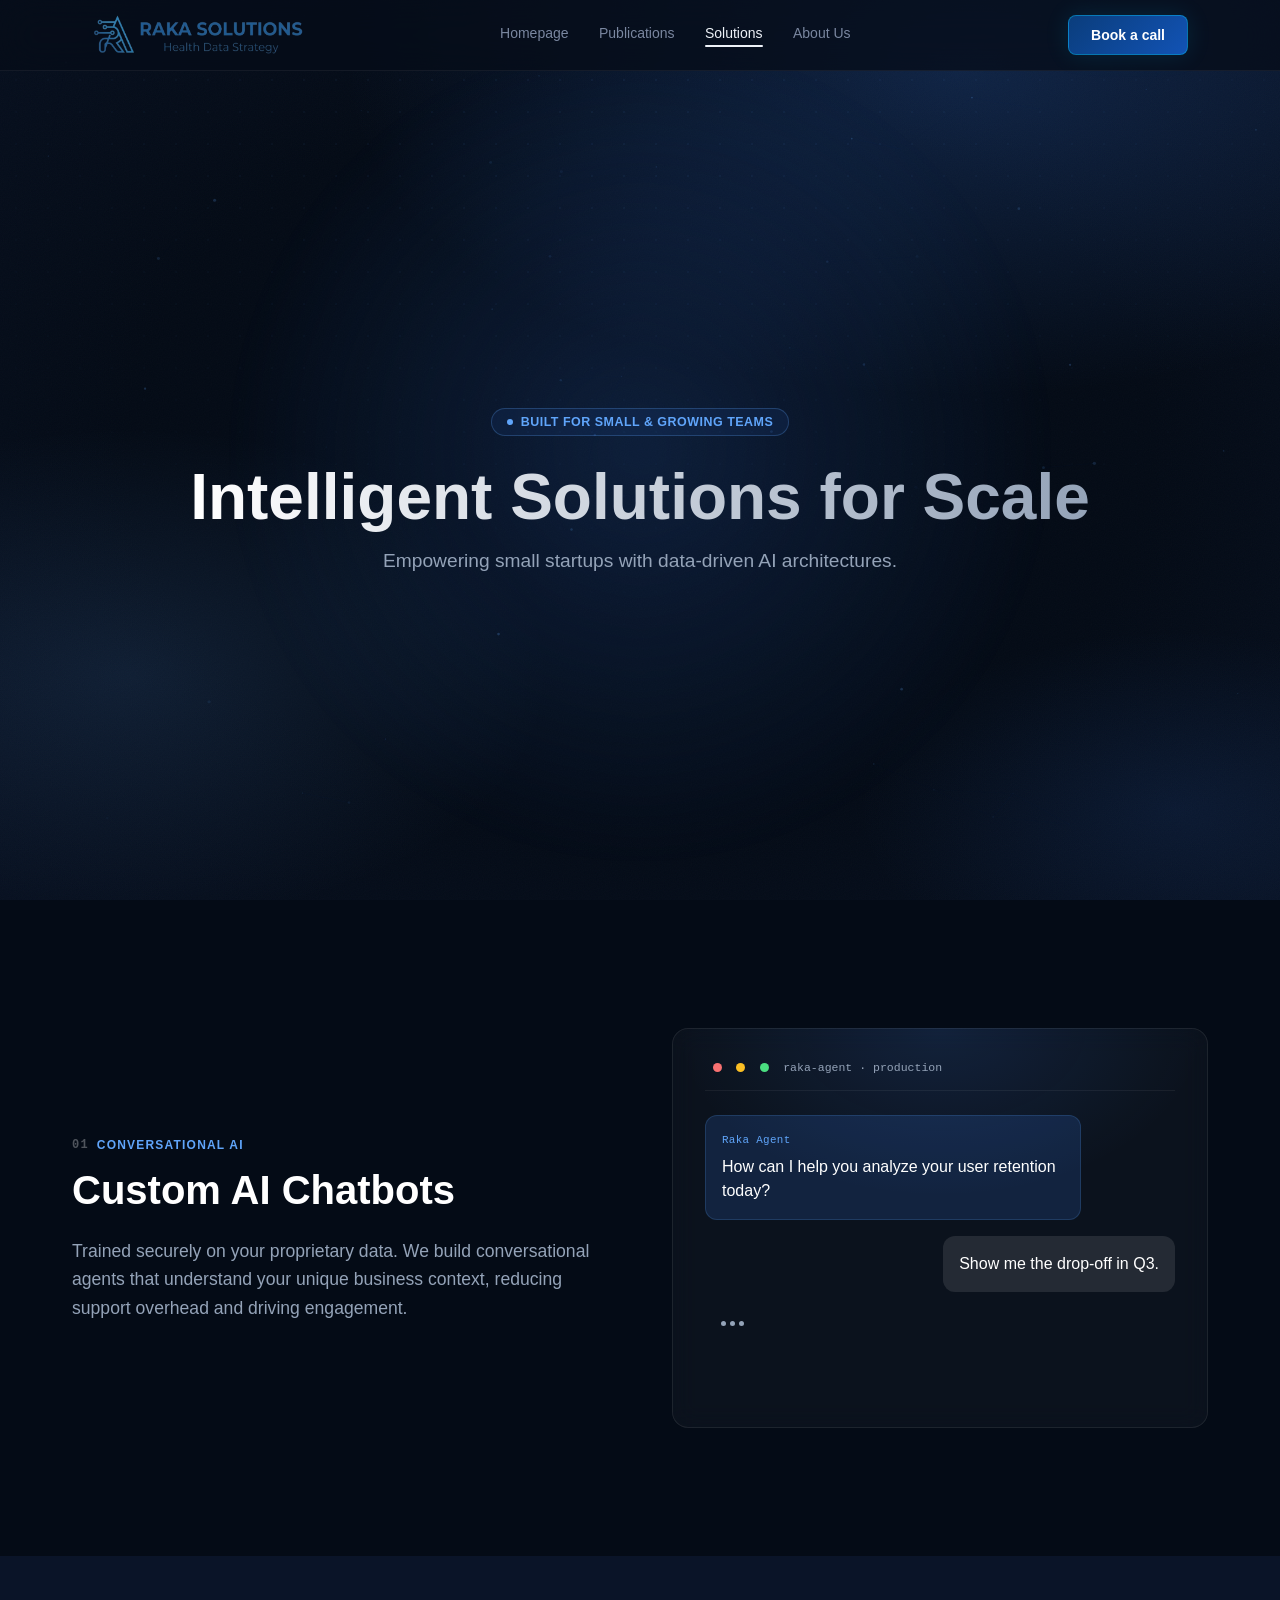
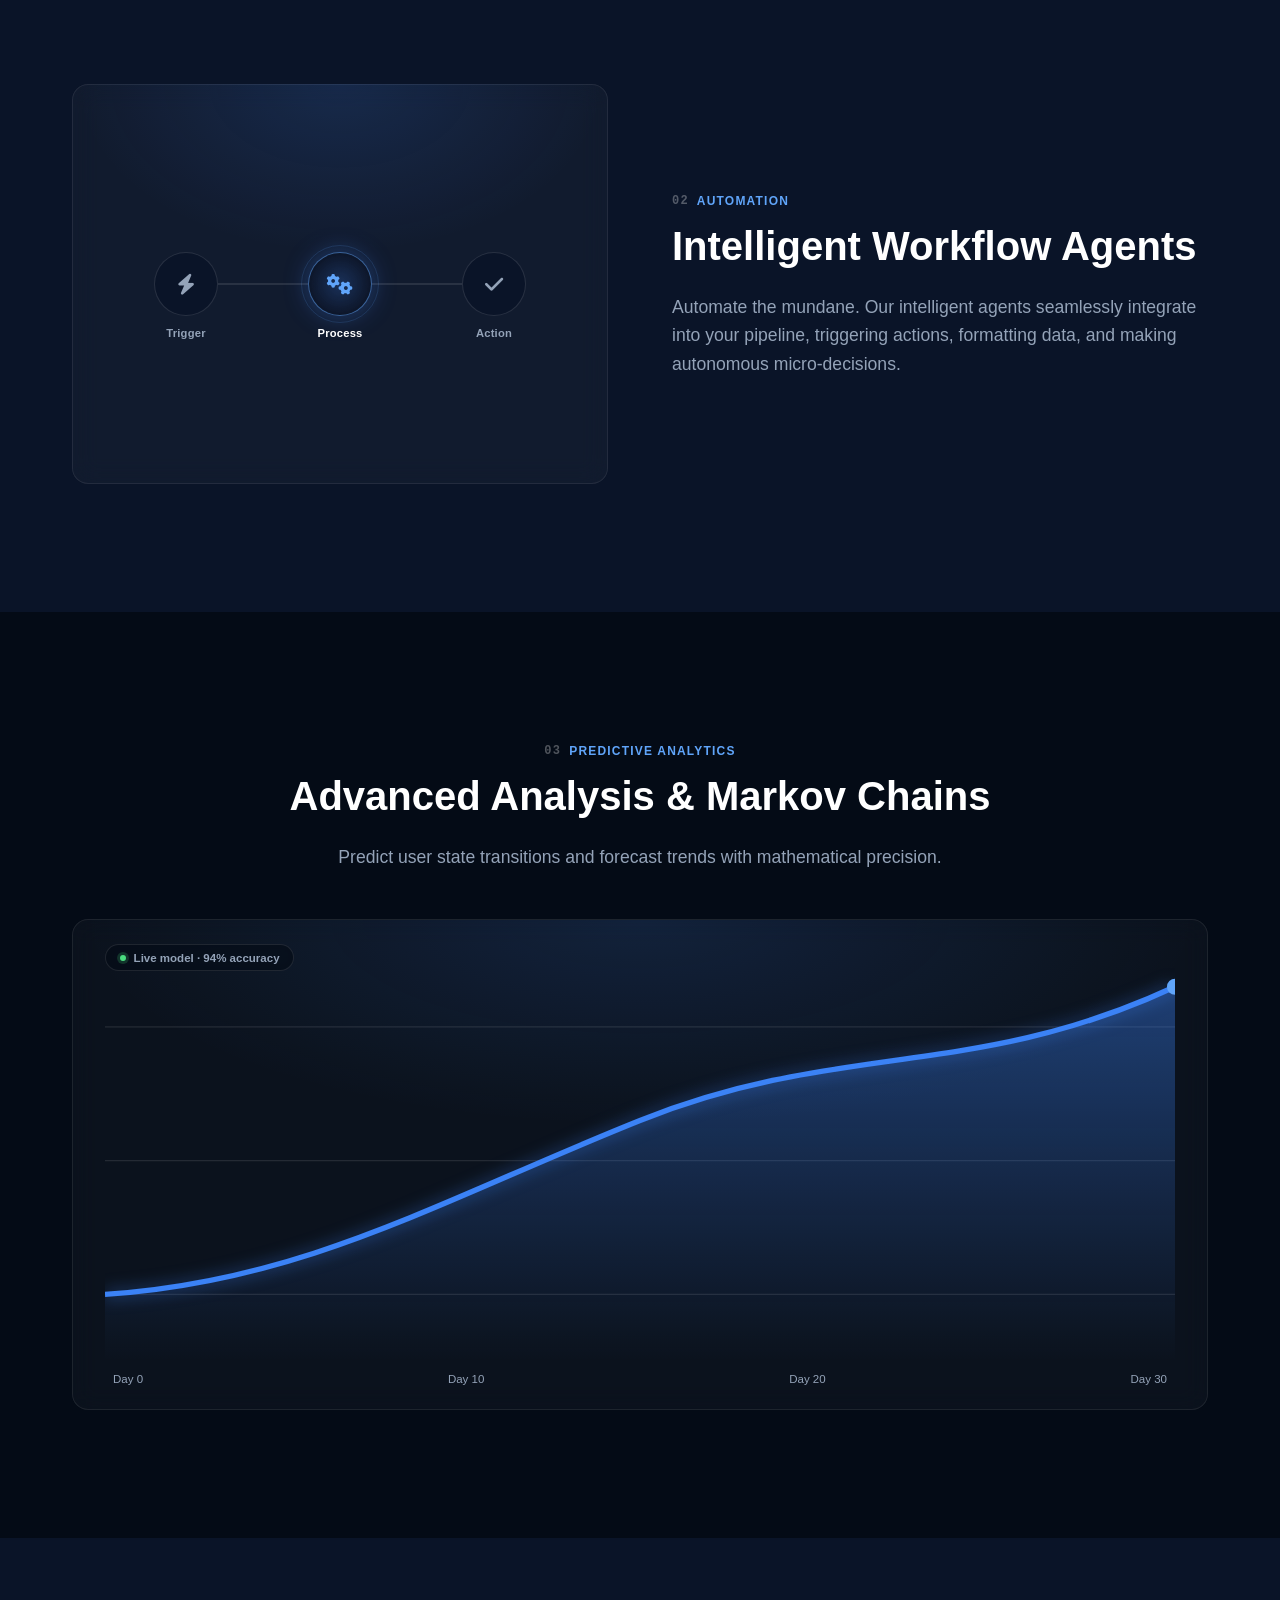
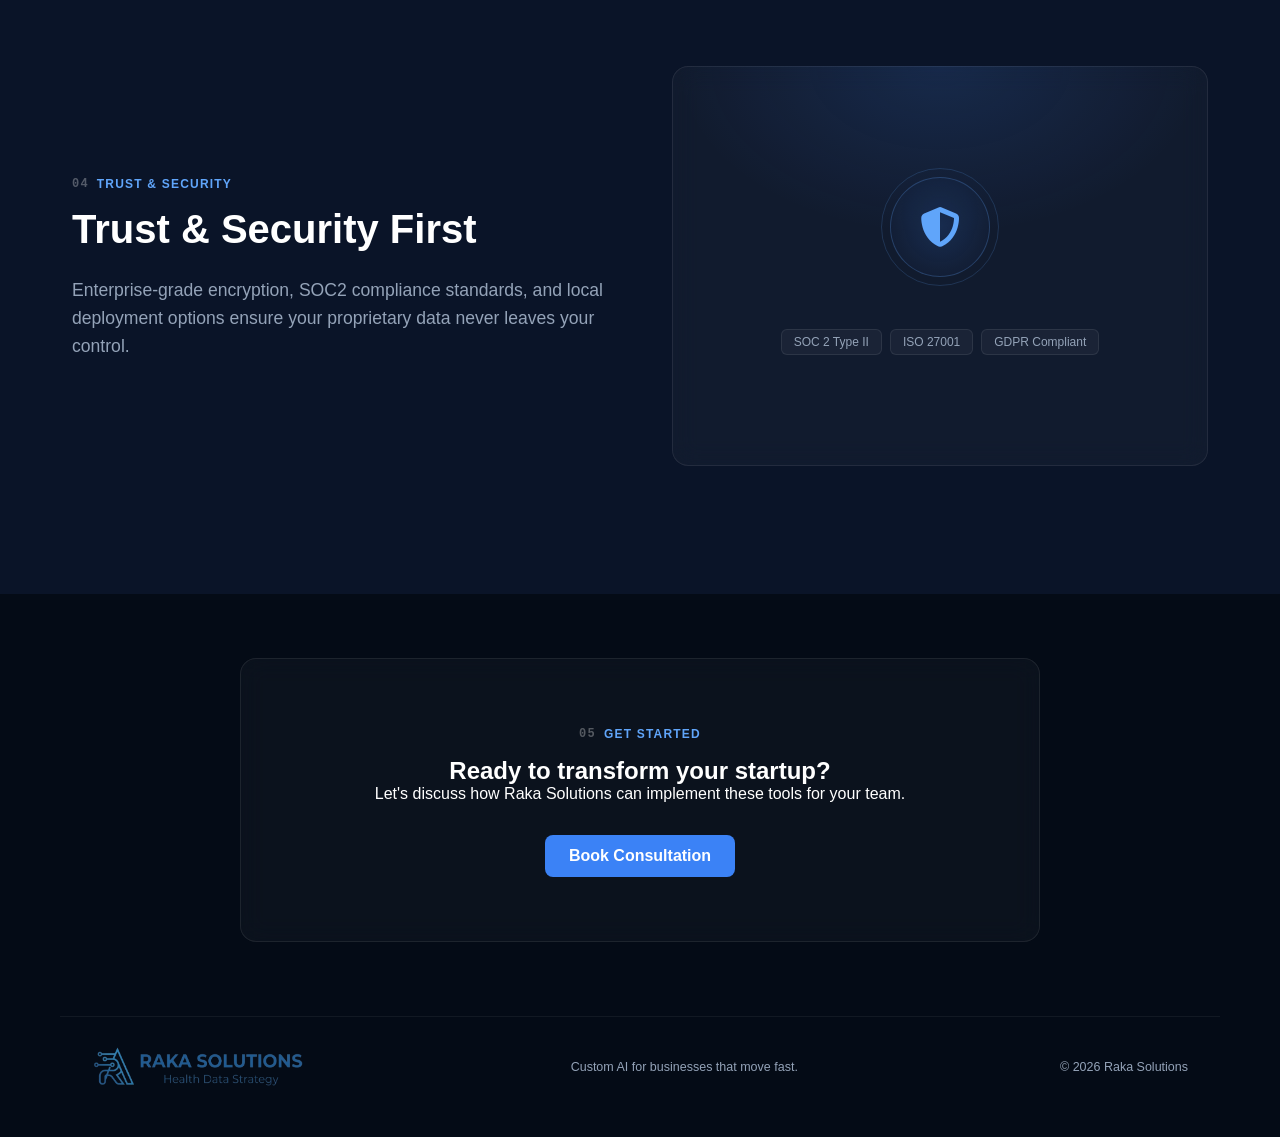
<file: solutions.html>
<!DOCTYPE html>
<html lang="en">
<head>
    <meta charset="UTF-8">
    <meta name="viewport" content="width=device-width, initial-scale=1.0">
    <title>Products & Solutions | Raka Solutions</title>
    <meta name="description" content="Custom AI chatbots, intelligent workflow agents, predictive analytics, and enterprise-grade security built for growing businesses.">

    <meta property="og:type" content="website">
    <meta property="og:url" content="https://kisaanr.github.io/solutions.html">
    <meta property="og:title" content="Products & Solutions | Raka Solutions">
    <meta property="og:description" content="Custom AI chatbots, intelligent workflow agents, predictive analytics, and enterprise-grade security for growing businesses.">
    <meta property="og:image" content="https://kisaanr.github.io/images/og-image.png">
    <meta name="twitter:card" content="summary_large_image">
    <meta name="twitter:title" content="Products & Solutions | Raka Solutions">
    <meta name="twitter:description" content="Custom AI chatbots, intelligent workflow agents, predictive analytics, and enterprise-grade security for growing businesses.">
    <meta name="twitter:image" content="https://kisaanr.github.io/images/og-image.png">

    <link rel="stylesheet" href="solutions.css">
    <link rel="stylesheet" href="https://cdnjs.cloudflare.com/ajax/libs/font-awesome/6.4.0/css/all.min.css">
</head>
<body>

    <div class="mesh-bg"></div>
    <canvas id="bg-canvas"></canvas>
    <div class="grain"></div>

    <header class="navbar" id="navbar">
      <div class="nav-container">
        <a href="home.html" class="logo"><img src="images/rakalogo-transparent.png" alt="Raka Solutions"></a>
        <nav class="nav-links">
          <a href="home.html">Homepage</a>
          <a href="publications.html">Publications</a>
          <div class="nav-item">
            <a href="solutions.html" class="active">Solutions</a>
            <div class="mega-menu">
              <div class="mega-menu-grid">
                <a class="mega-menu-item" href="#chatbots">
                  <span class="mega-menu-icon"><i class="fa-solid fa-comment-dots"></i></span>
                  <span class="mega-menu-text">
                    <strong>Custom AI Chatbots</strong>
                    <span>Trained on your data, handling support around the clock.</span>
                  </span>
                </a>
                <a class="mega-menu-item" href="#agents">
                  <span class="mega-menu-icon"><i class="fa-solid fa-diagram-project"></i></span>
                  <span class="mega-menu-text">
                    <strong>Intelligent Workflow Agents</strong>
                    <span>Automates the multi-step busywork behind the scenes.</span>
                  </span>
                </a>
                <a class="mega-menu-item" href="#analysis">
                  <span class="mega-menu-icon"><i class="fa-solid fa-chart-line"></i></span>
                  <span class="mega-menu-text">
                    <strong>Market & Operational Analytics</strong>
                    <span>Turns raw data into reports you can act on.</span>
                  </span>
                </a>
                <a class="mega-menu-item" href="#security">
                  <span class="mega-menu-icon"><i class="fa-solid fa-shield-halved"></i></span>
                  <span class="mega-menu-text">
                    <strong>Trust & Security</strong>
                    <span>Isolated deployments, audit logs, and compliance.</span>
                  </span>
                </a>
              </div>
              <div class="mega-menu-footer">
                <a href="solutions.html" class="mega-menu-cta">View all solutions →</a>
              </div>
            </div>
          </div>
          <a href="about.html">About Us</a>
        </nav>
        <a href="contact.html" class="btn-primary">Book a call</a>
        <button class="nav-toggle" id="navToggle" aria-label="Toggle menu" aria-expanded="false">
          <span></span><span></span><span></span>
        </button>
      </div>
    </header>

    <header class="hero">
        <div class="hero-glow"></div>
        <div class="hero-content scroll-fade">
            <span class="hero-eyebrow"><span class="dot"></span>Built for small & growing teams</span>
            <h1>Intelligent Solutions for Scale</h1>
            <p>Empowering small startups with data-driven AI architectures.</p>
        </div>
    </header>

    <section class="solution-section" id="chatbots">
        <div class="container auto-grid">
            <div class="text-content scroll-fade">
                <span class="section-eyebrow"><span class="idx">01</span> Conversational AI</span>
                <h2>Custom AI Chatbots</h2>
                <p>Trained securely on your proprietary data. We build conversational agents that understand your unique business context, reducing support overhead and driving engagement.</p>
            </div>
            <div class="visual-card glass scroll-fade">
                <div class="mock-chat">
                    <div class="mock-chat-bar">
                        <span class="mock-dot red"></span>
                        <span class="mock-dot yellow"></span>
                        <span class="mock-dot green"></span>
                        <span>raka-agent · production</span>
                    </div>
                    <div class="chat-bubble bot"><span class="agent-label">Raka Agent</span>How can I help you analyze your user retention today?</div>
                    <div class="chat-bubble user">Show me the drop-off in Q3.</div>
                    <div class="typing-row"><span></span><span></span><span></span></div>
                </div>
            </div>
        </div>
    </section>

    <section class="solution-section alt-bg" id="agents">
        <div class="container auto-grid reverse">
            <div class="visual-card glass scroll-fade">
                <div class="node-network">
                    <div class="node"><i class="fa-solid fa-bolt"></i><span class="node-label">Trigger</span></div>
                    <div class="line"></div>
                    <div class="node active"><i class="fa-solid fa-gears"></i><span class="node-label">Process</span></div>
                    <div class="line"></div>
                    <div class="node"><i class="fa-solid fa-check"></i><span class="node-label">Action</span></div>
                </div>
            </div>
            <div class="text-content scroll-fade">
                <span class="section-eyebrow"><span class="idx">02</span> Automation</span>
                <h2>Intelligent Workflow Agents</h2>
                <p>Automate the mundane. Our intelligent agents seamlessly integrate into your pipeline, triggering actions, formatting data, and making autonomous micro-decisions.</p>
            </div>
        </div>
    </section>

    <section class="solution-section" id="analysis">
        <div class="container">
            <div class="text-content text-center scroll-fade" style="margin-bottom: 3rem;">
                <span class="section-eyebrow" style="justify-content: center; width: 100%;"><span class="idx">03</span> Predictive Analytics</span>
                <h2>Advanced Analysis & Markov Chains</h2>
                <p>Predict user state transitions and forecast trends with mathematical precision.</p>
            </div>

            <div class="chart-container glass scroll-fade">
                <span class="chart-badge"><span class="dot"></span>Live model · 94% accuracy</span>
                <svg viewBox="0 0 800 300" preserveAspectRatio="none" class="animated-chart">
                    <line x1="0" y1="250" x2="800" y2="250" stroke="rgba(255,255,255,0.1)" />
                    <line x1="0" y1="150" x2="800" y2="150" stroke="rgba(255,255,255,0.1)" />
                    <line x1="0" y1="50" x2="800" y2="50" stroke="rgba(255,255,255,0.1)" />

                    <path d="M 0 250 C 150 240, 250 180, 400 120 C 550 60, 650 90, 800 20"
                          fill="none"
                          stroke="#3B82F6"
                          stroke-width="4"
                          id="markov-line" />

                    <path d="M 0 250 C 150 240, 250 180, 400 120 C 550 60, 650 90, 800 20 L 800 300 L 0 300 Z"
                          fill="url(#chart-gradient)"
                          class="chart-fill" />

                    <circle cx="800" cy="20" r="6" fill="#60A5FA" class="chart-endpoint" />

                    <defs>
                        <linearGradient id="chart-gradient" x1="0" y1="0" x2="0" y2="1">
                            <stop offset="0%" stop-color="rgba(59, 130, 246, 0.4)" />
                            <stop offset="100%" stop-color="rgba(59, 130, 246, 0.0)" />
                        </linearGradient>
                    </defs>
                </svg>
                <div class="chart-axis-labels">
                    <span>Day 0</span>
                    <span>Day 10</span>
                    <span>Day 20</span>
                    <span>Day 30</span>
                </div>
            </div>
        </div>
    </section>

    <section class="solution-section alt-bg" id="security">
        <div class="container auto-grid">
            <div class="text-content scroll-fade">
                <span class="section-eyebrow"><span class="idx">04</span> Trust &amp; Security</span>
                <h2>Trust & Security First</h2>
                <p>Enterprise-grade encryption, SOC2 compliance standards, and local deployment options ensure your proprietary data never leaves your control.</p>
            </div>
            <div class="visual-card glass scroll-fade flex-center" style="flex-direction: column; gap: 1.5rem;">
                <div class="shield-badge"><i class="fa-solid fa-shield-halved"></i></div>
                <div class="compliance-row">
                    <span class="compliance-chip">SOC 2 Type II</span>
                    <span class="compliance-chip">ISO 27001</span>
                    <span class="compliance-chip">GDPR Compliant</span>
                </div>
            </div>
        </div>
    </section>

    <section class="cta-section glass" id="contact">
        <div class="container text-center scroll-fade">
            <span class="section-eyebrow" style="justify-content: center; width: 100%;"><span class="idx">05</span> Get started</span>
            <h2>Ready to transform your startup?</h2>
            <p>Let's discuss how Raka Solutions can implement these tools for your team.</p>
            <a href="contact.html" class="btn-primary cta-button">Book Consultation</a>
        </div>
    </section>

    <footer class="site-footer">
      <div class="footer-row">
        <span class="logo"><img src="images/rakalogo-transparent.png" alt="Raka Solutions"></span>
        <span>Custom AI for businesses that move fast.</span>
        <span>&copy; 2026 Raka Solutions</span>
      </div>
    </footer>

    <script src="nav-toggle.js"></script>
    <script src="solutions.js"></script>
</body>
</html>
</file>
<file: solutions.css>
:root {
    --navy-bg: #040B16;      /* Deep, almost black navy */
    --navy-alt: #0A1428;     /* Slightly lighter navy for contrast */
    --navy-panel: #0D1527;   /* Card / panel surface */
    --accent-blue: #3B82F6;
    --accent-glow: #60A5FA;
    --text-main: #FFFFFF;
    --text-muted: #94A3B8;
}

* {
    margin: 0;
    padding: 0;
    box-sizing: border-box;
    font-family: -apple-system, BlinkMacSystemFont, "Segoe UI", Roboto, Helvetica, Arial, sans-serif;
}

html { scroll-behavior: smooth; }

body {
    background-color: var(--navy-bg);
    color: var(--text-main);
    overflow-x: hidden;
    position: relative;
}

/* ===== LAYERED ATMOSPHERIC BACKGROUND ===== */
.mesh-bg {
    position: fixed; inset: 0; z-index: 0; pointer-events: none;
    background:
        radial-gradient(ellipse 80% 60% at 75% 8%,  rgba(59,130,246,0.20) 0%, transparent 60%),
        radial-gradient(ellipse 60% 50% at 10% 75%,  rgba(96,165,250,0.12) 0%, transparent 55%),
        radial-gradient(ellipse 50% 40% at 92% 90%,  rgba(59,130,246,0.10) 0%, transparent 50%),
        radial-gradient(ellipse 100% 100% at 50% 50%, rgba(4,11,22,1) 40%, rgba(10,20,40,1) 100%);
}
.mesh-bg::after {
    content: ''; position: absolute; inset: 0;
    background-image: radial-gradient(rgba(96,165,250,0.22) 1px, transparent 1px);
    background-size: 32px 32px;
    mask-image: radial-gradient(ellipse 100% 100% at 50% 0%, black 0%, transparent 80%);
    opacity: 0.3;
}
#bg-canvas {
    position: fixed; inset: 0; z-index: 0; pointer-events: none; opacity: 0.6;
}
.grain {
    position: fixed; inset: 0; z-index: 1; pointer-events: none; opacity: 0.025;
    background-image: url("data:image/svg+xml,%3Csvg xmlns='http://www.w3.org/2000/svg' width='80' height='80'%3E%3Cfilter id='n'%3E%3CfeTurbulence type='fractalNoise' baseFrequency='0.85' numOctaves='2' stitchTiles='stitch'/%3E%3C/filter%3E%3Crect width='100%25' height='100%25' filter='url(%23n)'/%3E%3C/svg%3E");
}

/* Everything else needs to sit above the fixed background layers */
.navbar, .hero, .solution-section, .cta-section, .site-footer {
    position: relative;
    z-index: 2;
}

/* Glassmorphism Utilities */
.glass {
    background: rgba(255, 255, 255, 0.03);
    backdrop-filter: blur(12px);
    -webkit-backdrop-filter: blur(12px);
    border: 1px solid rgba(255, 255, 255, 0.08);
    border-radius: 16px;
}

/* Layout */
.container {
    max-width: 1200px;
    margin: 0 auto;
    padding: 0 2rem;
}

.auto-grid {
    display: grid;
    grid-template-columns: 1fr 1fr;
    gap: 4rem;
    align-items: center;
}

.flex-center {
    display: flex;
    justify-content: center;
    align-items: center;
}

/* Navigation */
.navbar {
    position: fixed;
    top: 0; left: 0; width: 100%;
    z-index: 1000;
    padding: 11px 0;
    background: rgba(6,13,24,0.75);
    backdrop-filter: blur(18px);
    -webkit-backdrop-filter: blur(18px);
    border-bottom: 1px solid rgba(255,255,255,0.06);
    transition: background .3s;
}
.navbar.scrolled { background: rgba(6,13,24,0.94); }

.nav-container {
    max-width: 1160px;
    margin: 0 auto;
    padding: 0 32px;
    display: flex;
    align-items: center;
    justify-content: space-between;
}

.logo {
    font-family: 'Fraunces', serif;
    font-size: 21px;
    font-weight: 500;
    color: #EEF2F8;
    text-decoration: none;
    display: inline-flex;
    align-items: center;
}
.logo span { color: #00C8F0; font-weight: 300; }
.logo img { height: 48px; width: auto; display: block; }

.nav-links a {
    position: relative;
    color: #7A87A0;
    text-decoration: none;
    font-size: 14px;
    font-weight: 500;
    margin-right: 26px;
    transition: color .2s;
    padding-bottom: 6px;
}
.nav-links a:hover, .nav-links a.active { color: #EEF2F8; }
.nav-links a::after {
    content: '';
    position: absolute;
    left: 0; bottom: 0;
    width: 100%; height: 2px;
    background: #00C8F0;
    border-radius: 2px;
    transform: scaleX(0);
    transform-origin: left;
    transition: transform .3s cubic-bezier(.16,1,.3,1);
}
.nav-links a:hover::after { transform: scaleX(1); }
.nav-links a.active::after { transform: scaleX(1); background: #EEF2F8; }

.nav-container .btn-primary {
    display: inline-block;
    font-weight: 600;
    font-size: 14px;
    color: #fff;
    padding: 11px 22px;
    border-radius: 8px;
    background: linear-gradient(135deg, #0A3D7C 0%, #1253B5 100%);
    border: 1px solid rgba(0,200,240,0.4);
    box-shadow: 0 0 24px rgba(0,200,240,0.12);
    transition: all .28s cubic-bezier(.16,1,.3,1);
}
.nav-container .btn-primary:hover {
    transform: translateY(-2px);
    box-shadow: 0 8px 32px rgba(0,200,240,0.28);
    background: linear-gradient(135deg,#1253B5 0%,#1768D8 100%);
}

.nav-toggle {
    display: none;
    flex-direction: column;
    justify-content: center;
    gap: 5px;
    width: 32px;
    height: 32px;
    background: none;
    border: none;
    cursor: pointer;
    padding: 0;
    margin-left: 1rem;
}
.nav-toggle span {
    display: block;
    width: 100%;
    height: 2px;
    background: #EEF2F8;
    border-radius: 2px;
    transition: transform 0.25s ease, opacity 0.25s ease;
}
.nav-toggle.is-open span:nth-child(1) { transform: translateY(7px) rotate(45deg); }
.nav-toggle.is-open span:nth-child(2) { opacity: 0; }
.nav-toggle.is-open span:nth-child(3) { transform: translateY(-7px) rotate(-45deg); }

@media (max-width: 900px) {
    .nav-toggle { display: flex; margin-left: 0.75rem; }
    .nav-container .btn-primary { margin-left: auto; }
    .nav-links {
        display: flex !important;
        flex-direction: column;
        align-items: flex-start;
        gap: 0;
        position: fixed;
        top: 72px;
        left: 0;
        right: 0;
        background: var(--navy-panel);
        border-bottom: 1px solid rgba(255, 255, 255, 0.08);
        padding: 0.5rem 2rem 1.25rem;
        opacity: 0;
        visibility: hidden;
        transform: translateY(-12px);
        pointer-events: none;
        transition: opacity 0.25s ease, transform 0.25s ease, visibility 0.25s;
        z-index: 999;
    }
    .nav-links.is-open {
        opacity: 1;
        visibility: visible;
        transform: translateY(0);
        pointer-events: auto;
    }
    .nav-links a { margin-right: 0; padding: 0.85rem 0; width: 100%; }
    .nav-links .nav-item { width: 100%; }
}

/* --- SOLUTIONS MEGA MENU --- */
.nav-item { position: relative; display: inline-flex; align-items: center; }

.nav-item::before {
    content: '';
    position: absolute;
    top: 100%;
    left: 0;
    width: 400px;
    height: 22px;
    z-index: 1001;
}

.mega-menu {
    position: absolute;
    top: calc(100% + 22px);
    left: 0;
    transform: translateY(8px);
    width: 400px;
    background: rgba(4, 11, 22, 0.98);
    border: 1px solid rgba(255, 255, 255, 0.08);
    border-radius: 18px;
    box-shadow: 0 30px 60px rgba(0, 0, 0, 0.5);
    backdrop-filter: blur(20px);
    padding: 1.25rem;
    opacity: 0;
    visibility: hidden;
    pointer-events: none;
    transition: opacity 0.2s ease, transform 0.2s ease, visibility 0.2s;
    z-index: 1002;
}

.nav-item:hover .mega-menu,
.nav-item:focus-within .mega-menu {
    opacity: 1;
    visibility: visible;
    pointer-events: auto;
    transform: translateY(0);
}

.mega-menu-grid { display: flex; flex-direction: column; gap: 0.35rem; }

.nav-links .mega-menu a { margin-right: 0; }
.nav-links .mega-menu a::after { display: none; }
.mega-menu-cta { padding-bottom: 0; }

.mega-menu-item {
    display: flex;
    align-items: center;
    gap: 0.9rem;
    padding: 0.85rem;
    min-height: 100px;
    border-radius: 12px;
    transition: background 0.2s ease;
}
.nav-links .mega-menu-item { padding-bottom: 0.85rem; }
.mega-menu-item:hover { background: rgba(255, 255, 255, 0.05); }

.mega-menu-icon {
    flex-shrink: 0;
    width: 36px;
    height: 36px;
    display: flex;
    align-items: center;
    justify-content: center;
    font-size: 0.95rem;
    color: var(--text-main);
    background: rgba(255, 255, 255, 0.06);
    border: 1px solid rgba(255, 255, 255, 0.14);
    border-radius: 9px;
}

.mega-menu-text strong {
    display: block;
    color: var(--text-main);
    font-size: 0.92rem;
    font-weight: 600;
    margin-bottom: 0.2rem;
}
.mega-menu-text span {
    display: block;
    color: var(--text-muted);
    font-size: 0.8rem;
    line-height: 1.45;
}

.mega-menu-footer {
    margin-top: 0.75rem;
    padding-top: 1rem;
    border-top: 1px solid rgba(255, 255, 255, 0.07);
    display: flex;
    justify-content: flex-end;
}

.mega-menu-cta {
    display: inline-flex;
    align-items: center;
    gap: 0.4rem;
    color: var(--accent-blue);
    font-size: 0.85rem;
    font-weight: 600;
    text-decoration: none;
}
.mega-menu-cta:hover { color: var(--text-main); }

@media (max-width: 900px) { .mega-menu { display: none; } }

.btn-primary {
    background-color: var(--accent-blue);
    color: white;
    padding: 0.75rem 1.5rem;
    border: none;
    border-radius: 8px;
    font-weight: 600;
    cursor: pointer;
    text-decoration: none;
    transition: background 0.3s ease;
}

.btn-primary:hover {
    background-color: #2563EB;
}

/* Sections */
.hero {
    min-height: 100vh;
    display: flex;
    align-items: center;
    justify-content: center;
    text-align: center;
    padding-top: 5rem;
    position: relative;
    overflow: hidden;
}

.hero-glow {
    position: absolute;
    top: 50%; left: 50%;
    width: 900px; height: 900px;
    transform: translate(-50%, -50%);
    background: radial-gradient(circle, rgba(59,130,246,0.16) 0%, transparent 65%);
    filter: blur(10px);
    z-index: -1;
    pointer-events: none;
}

.hero-eyebrow {
    display: inline-flex;
    align-items: center;
    gap: 0.5rem;
    padding: 0.4rem 0.9rem;
    border: 1px solid rgba(96,165,250,0.25);
    background: rgba(59,130,246,0.08);
    border-radius: 100px;
    color: var(--accent-glow);
    font-size: 0.78rem;
    font-weight: 600;
    letter-spacing: 0.04em;
    text-transform: uppercase;
    margin-bottom: 1.5rem;
}
.hero-eyebrow .dot {
    width: 6px; height: 6px; border-radius: 50%;
    background: var(--accent-glow);
    box-shadow: 0 0 0 0 rgba(96,165,250,0.7);
    animation: dot-pulse 1.8s infinite;
}
@keyframes dot-pulse {
    0% { box-shadow: 0 0 0 0 rgba(96,165,250,0.55); }
    70% { box-shadow: 0 0 0 7px rgba(96,165,250,0); }
    100% { box-shadow: 0 0 0 0 rgba(96,165,250,0); }
}

.hero h1 {
    font-size: 4rem;
    margin-bottom: 1rem;
    background: linear-gradient(to right, #fff, #94A3B8);
    -webkit-background-clip: text;
    -webkit-text-fill-color: transparent;
}

.hero p {
    font-size: 1.2rem;
    color: var(--text-muted);
}

.solution-section {
    padding: 8rem 0;
    position: relative;
    overflow: hidden;
}

.alt-bg {
    background-color: var(--navy-alt);
}

.section-eyebrow {
    display: inline-flex;
    align-items: center;
    gap: 0.5rem;
    color: var(--accent-glow);
    font-size: 0.75rem;
    font-weight: 700;
    letter-spacing: 0.1em;
    text-transform: uppercase;
    margin-bottom: 1rem;
}
.section-eyebrow .idx {
    font-family: 'SFMono-Regular', Consolas, monospace;
    color: rgba(255,255,255,0.3);
}

.text-content h2 {
    font-size: 2.5rem;
    margin-bottom: 1.5rem;
}

.text-content p {
    color: var(--text-muted);
    font-size: 1.1rem;
    line-height: 1.6;
}

.text-center { text-align: center; }

/* Visual Cards (Placeholders for UI elements) */
.visual-card {
    height: 400px;
    padding: 2rem;
    display: flex;
    flex-direction: column;
    justify-content: center;
    position: relative;
    isolation: isolate;
    transition: transform 0.4s cubic-bezier(0.16,1,0.3,1), border-color 0.4s ease;
}
.visual-card:hover {
    transform: translateY(-6px);
    border-color: rgba(96,165,250,0.3);
}
.visual-card::before {
    content: '';
    position: absolute;
    inset: -1px;
    z-index: -1;
    border-radius: inherit;
    background: radial-gradient(ellipse 70% 60% at 50% 0%, rgba(59,130,246,0.14) 0%, transparent 70%);
    pointer-events: none;
}

/* Chat mockup */
.mock-chat { display: flex; flex-direction: column; gap: 1rem; height: 100%; }
.mock-chat-bar {
    display: flex;
    align-items: center;
    gap: 0.4rem;
    padding-bottom: 1rem;
    margin-bottom: 0.5rem;
    border-bottom: 1px solid rgba(255,255,255,0.06);
}
.mock-dot { width: 9px; height: 9px; border-radius: 50%; }
.mock-dot.red { background: #f87171; }
.mock-dot.yellow { background: #fbbf24; }
.mock-dot.green { background: #4ade80; }
.mock-chat-bar span {
    margin-left: 0.5rem;
    font-family: 'SFMono-Regular', Consolas, monospace;
    font-size: 0.72rem;
    color: var(--text-muted);
}
.chat-bubble { padding: 1rem; border-radius: 12px; max-width: 80%; line-height: 1.5; }
.bot { background: rgba(59, 130, 246, 0.16); border: 1px solid rgba(96,165,250,0.18); align-self: flex-start; }
.bot .agent-label {
    display: block;
    font-family: 'SFMono-Regular', Consolas, monospace;
    font-size: 0.68rem;
    color: var(--accent-glow);
    margin-bottom: 0.4rem;
    letter-spacing: 0.03em;
}
.user { background: rgba(255, 255, 255, 0.1); align-self: flex-end; }
.typing-row {
    align-self: flex-start;
    display: flex;
    gap: 4px;
    padding: 0.8rem 1rem;
}
.typing-row span {
    width: 5px; height: 5px; border-radius: 50%;
    background: var(--text-muted);
    animation: typing-bounce 1.2s infinite ease-in-out;
}
.typing-row span:nth-child(2) { animation-delay: 0.15s; }
.typing-row span:nth-child(3) { animation-delay: 0.3s; }
@keyframes typing-bounce {
    0%, 60%, 100% { transform: translateY(0); opacity: 0.35; }
    30% { transform: translateY(-3px); opacity: 1; }
}

/* Trust & Security badge */
.shield-badge {
    width: 100px;
    height: 100px;
    display: flex;
    align-items: center;
    justify-content: center;
    border-radius: 50%;
    background: radial-gradient(circle, rgba(59,130,246,0.16) 0%, rgba(59,130,246,0.04) 70%);
    border: 1px solid rgba(96,165,250,0.25);
    font-size: 2.5rem;
    color: var(--accent-glow);
    position: relative;
    margin-bottom: 1.75rem;
}
.shield-badge::before {
    content: '';
    position: absolute;
    inset: -10px;
    border-radius: 50%;
    border: 1px solid rgba(96,165,250,0.18);
    animation: ring-pulse 2.4s infinite ease-out;
}
@keyframes ring-pulse {
    0% { transform: scale(0.92); opacity: 0.8; }
    100% { transform: scale(1.35); opacity: 0; }
}
.compliance-row {
    display: flex;
    flex-wrap: wrap;
    gap: 0.5rem;
    justify-content: center;
}
.compliance-chip {
    background: rgba(255,255,255,0.04);
    border: 1px solid rgba(255,255,255,0.08);
    color: var(--text-muted);
    padding: 5px 12px;
    border-radius: 6px;
    font-size: 0.75rem;
    font-weight: 500;
}

/* Workflow agents node network */
.node-network {
    width: 100%;
    display: flex;
    align-items: center;
    justify-content: center;
    gap: 0;
}

.node {
    flex-shrink: 0;
    width: 64px;
    height: 64px;
    border-radius: 50%;
    background: var(--navy-alt);
    border: 1px solid rgba(255,255,255,0.12);
    display: flex;
    align-items: center;
    justify-content: center;
    color: var(--text-muted);
    font-size: 1.3rem;
    position: relative;
    z-index: 1;
    transition: border-color 0.3s ease, color 0.3s ease;
}

.node::after {
    content: '';
    position: absolute;
    inset: -8px;
    border-radius: 50%;
    border: 1px solid rgba(96,165,250,0.15);
    opacity: 0;
}

.node.active {
    color: var(--accent-glow);
    border-color: rgba(96,165,250,0.55);
    background: radial-gradient(circle, rgba(59,130,246,0.22) 0%, rgba(13,21,39,1) 75%);
    box-shadow: 0 0 24px rgba(59,130,246,0.35);
}
.node.active::after {
    animation: ring-pulse 2.2s infinite ease-out;
    opacity: 1;
}

.node-label {
    position: absolute;
    top: calc(100% + 12px);
    left: 50%;
    transform: translateX(-50%);
    font-size: 0.7rem;
    font-weight: 600;
    color: var(--text-muted);
    white-space: nowrap;
    letter-spacing: 0.02em;
}
.node.active .node-label { color: var(--text-main); }

.line {
    flex: 1 1 auto;
    height: 2px;
    max-width: 90px;
    background: rgba(255,255,255,0.1);
    position: relative;
    overflow: hidden;
}
.line::after {
    content: '';
    position: absolute;
    top: 0; left: -40%;
    width: 40%; height: 100%;
    background: linear-gradient(90deg, transparent, var(--accent-glow), transparent);
    animation: flow-move 2.4s linear infinite;
}
@keyframes flow-move {
    0% { left: -40%; }
    100% { left: 100%; }
}

/* Contact Form */
.cta-section {
    margin: 4rem auto 3rem;
    max-width: 800px;
    padding: 4rem 2rem;
}

.cta-button {
    display: inline-block;
    margin-top: 2rem;
}

/* Chart card enhancements */
.chart-container {
    position: relative;
    padding: 2.5rem 2rem 1.5rem;
    overflow: hidden;
    isolation: isolate;
}
.chart-container::before {
    content: '';
    position: absolute;
    inset: -1px;
    z-index: -1;
    border-radius: inherit;
    background: radial-gradient(ellipse 70% 60% at 50% 0%, rgba(59,130,246,0.14) 0%, transparent 70%);
    pointer-events: none;
}
.animated-chart { width: 100%; height: auto; display: block; }

.chart-badge {
    position: absolute;
    top: 1.5rem;
    left: 2rem;
    display: inline-flex;
    align-items: center;
    gap: 0.5rem;
    background: rgba(4,11,22,0.75);
    border: 1px solid rgba(255,255,255,0.1);
    padding: 0.4rem 0.85rem;
    border-radius: 100px;
    font-size: 0.72rem;
    font-weight: 600;
    color: var(--text-muted);
    backdrop-filter: blur(8px);
    z-index: 2;
}
.chart-badge .dot {
    width: 6px; height: 6px; border-radius: 50%;
    background: #4ade80;
    box-shadow: 0 0 0 3px rgba(74,222,128,0.18);
}

.chart-axis-labels {
    display: flex;
    justify-content: space-between;
    margin-top: 0.75rem;
    padding: 0 0.5rem;
    font-size: 0.72rem;
    color: var(--text-muted);
    font-family: 'SFMono-Regular', Consolas, monospace;
}

/* --- ANIMATIONS --- */
/* Scroll Fade In */
.scroll-fade {
    opacity: 0;
    transform: translateY(40px);
    transition: opacity 0.8s cubic-bezier(0.16, 1, 0.3, 1),
                transform 0.8s cubic-bezier(0.16, 1, 0.3, 1);
}

.scroll-fade.is-visible {
    opacity: 1;
    transform: translateY(0);
}

.visual-card.scroll-fade { transition-delay: 0.12s; }

/* SVG Chart Drawing Animation */
#markov-line {
    /* Dash-array/offset are set inline by JS once the real path length is
       known; the reveal (offset -> 0) is also done inline by JS on scroll,
       since an inline style always overrides a class-based rule here. */
    transition: stroke-dashoffset 2s cubic-bezier(0.22, 1, 0.36, 1);
    filter: drop-shadow(0 0 6px rgba(59,130,246,0.55));
}

.chart-fill {
    opacity: 0;
    transition: opacity 2s ease;
    transition-delay: 1s; /* Fades in the gradient after the line draws */
}

.chart-container.is-visible .chart-fill {
    opacity: 1;
}

.chart-endpoint {
    opacity: 0;
    transform-box: fill-box;
    transform-origin: center;
    transition: opacity 0.4s ease;
    transition-delay: 2s;
}
.chart-container.is-visible .chart-endpoint {
    opacity: 1;
    animation: endpoint-pulse 2s infinite 2.2s;
}
@keyframes endpoint-pulse {
    0%, 100% { transform: scale(1); }
    50% { transform: scale(1.5); }
}

/* Footer */
.site-footer {
    padding: 26px 0 48px;
}
.footer-row {
    max-width: 1160px;
    margin: 0 auto;
    padding: 26px 32px 0;
    display: flex;
    justify-content: space-between;
    align-items: center;
    border-top: 1px solid rgba(255,255,255,0.06);
    font-size: 12.5px;
    color: var(--text-muted);
}
.footer-row .logo { font-size: 15px; }

/* Responsive */
@media (max-width: 768px) {
    .auto-grid { grid-template-columns: 1fr; }
    .reverse .visual-card { order: 2; }
    .hero h1 { font-size: 2.5rem; }
    .footer-row { flex-direction: column; gap: 0.75rem; text-align: center; }
}
</file>
